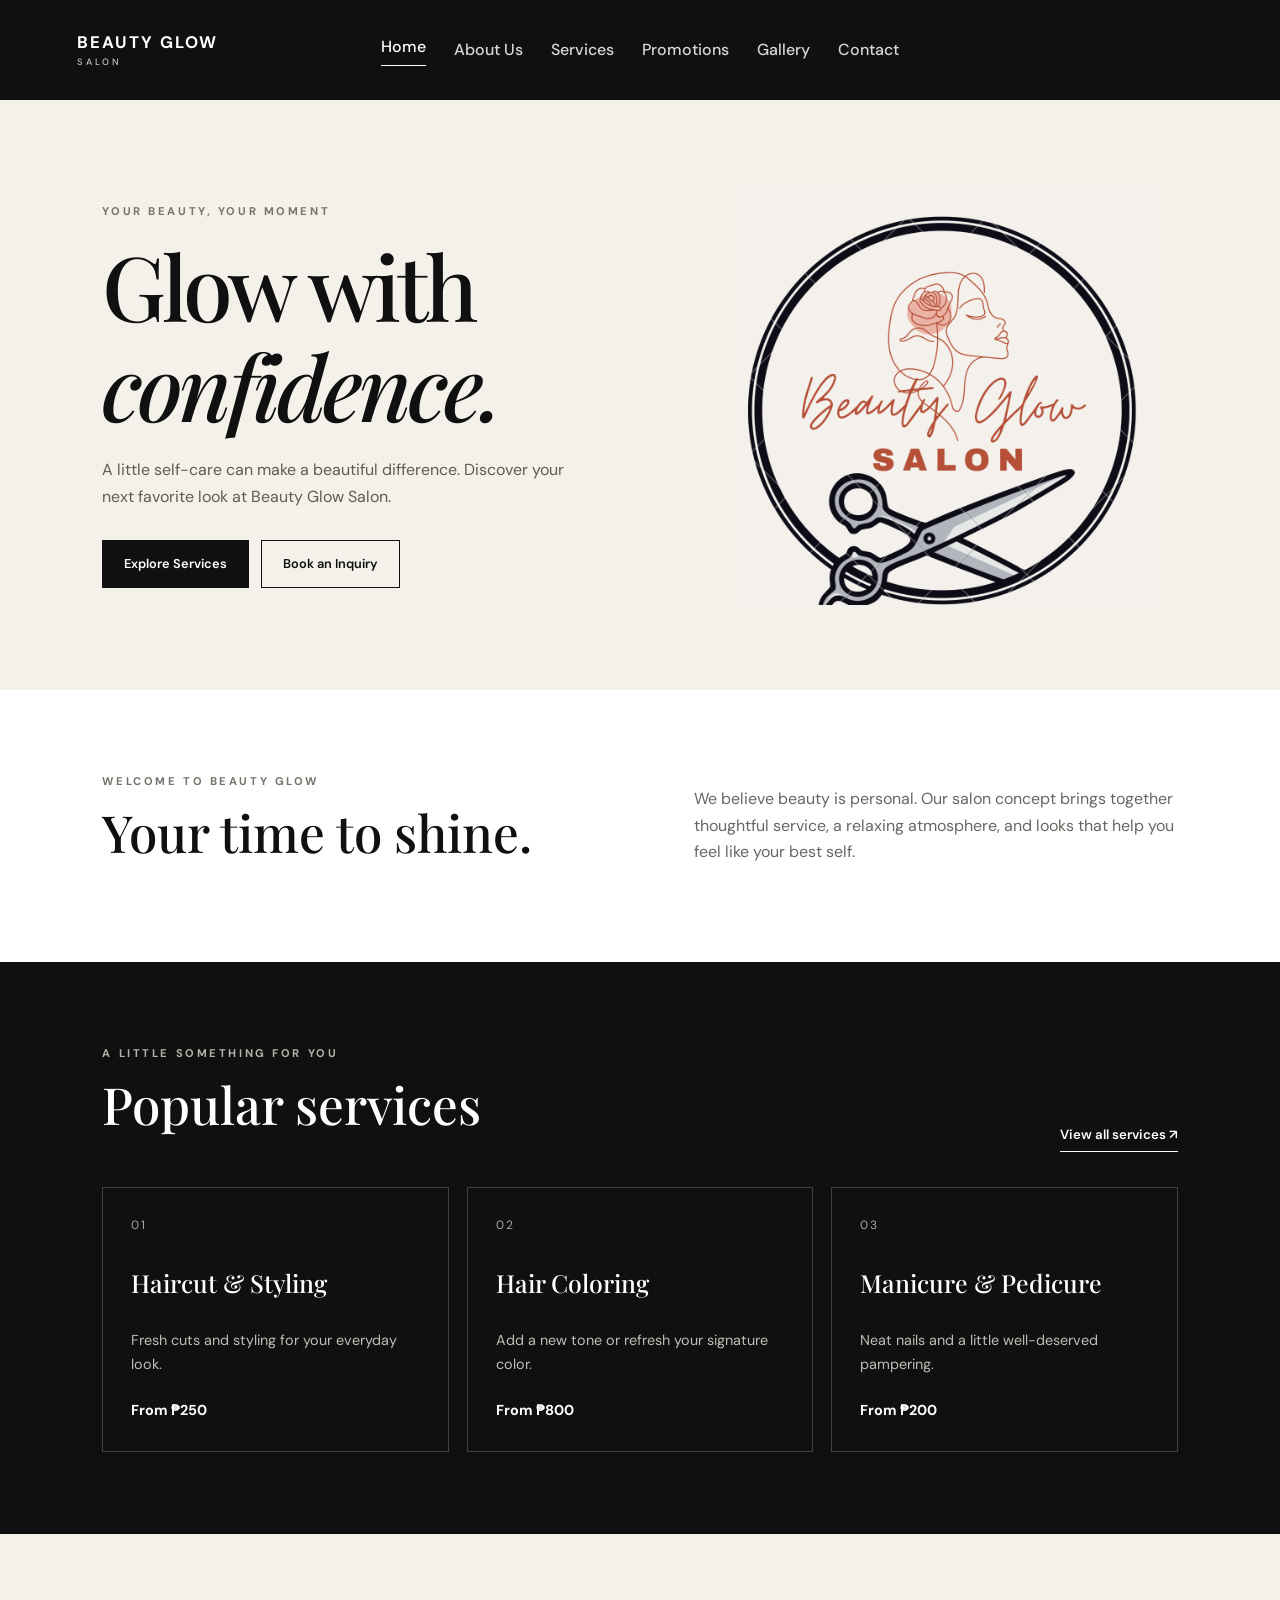
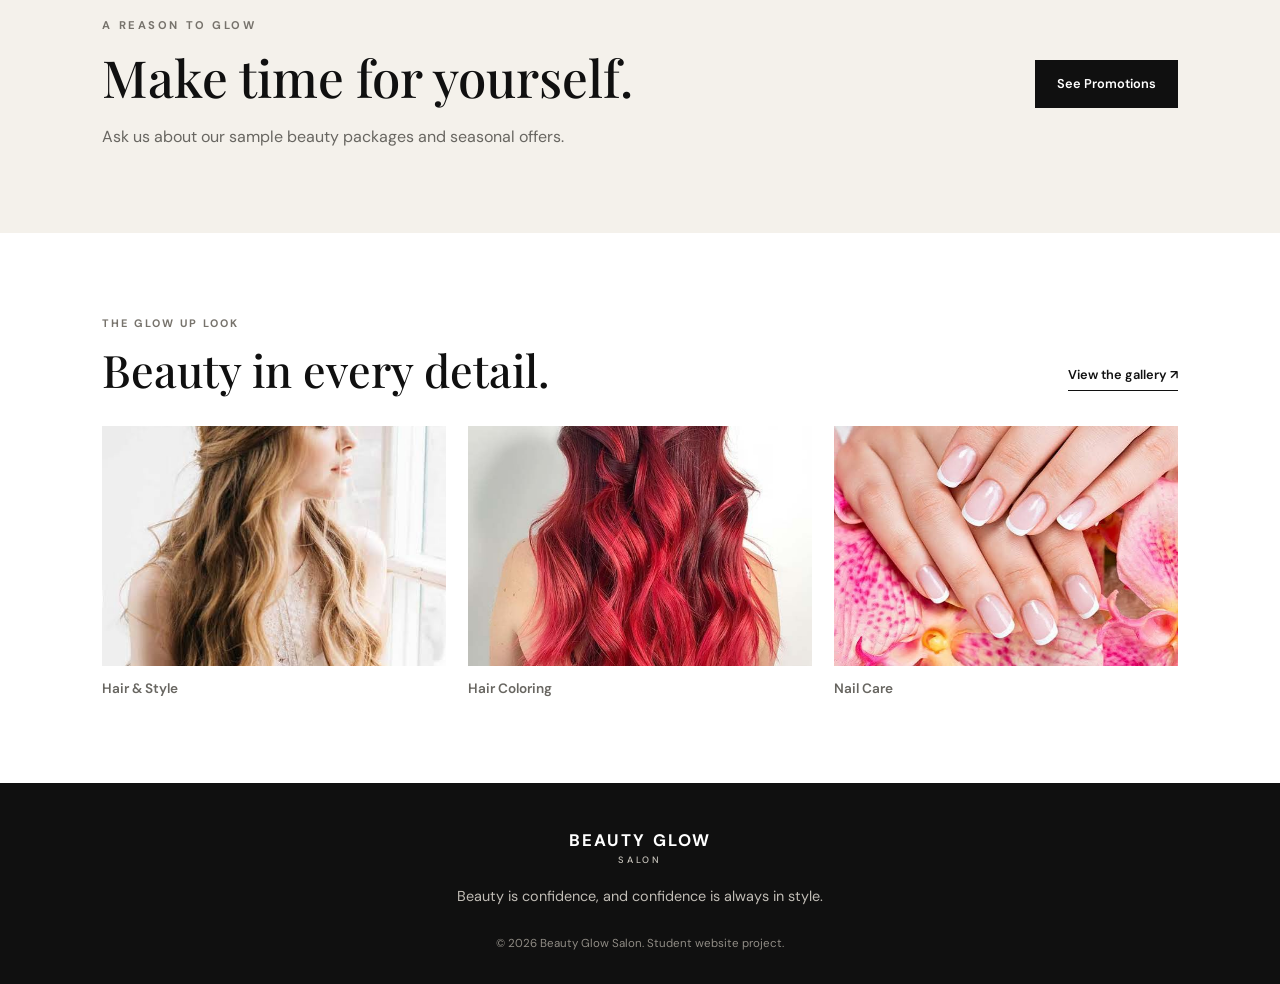
<file: index.html>
<!DOCTYPE html>
<html lang="en">

<head>
  <meta charset="UTF-8">
  <meta name="viewport" content="width=device-width, initial-scale=1.0">

  <title>Beauty Glow Salon | Home</title>

  <link rel="stylesheet" href="style.css">
</head>

<body>

  <!-- HEADER -->
  <header class="site-header">

    <a class="logo" href="index.html">
      BEAUTY GLOW <span>SALON</span>
    </a>

    <nav aria-label="Main navigation">
      <a class="active" href="index.html">Home</a>
      <a href="about.html">About Us</a>
      <a href="services.html">Services</a>
      <a href="promotions.html">Promotions</a>
      <a href="gallery.html">Gallery</a>
      <a href="contact.html">Contact</a>
    </nav>

  </header>


  <main>

    <!-- HERO SECTION -->
    <section class="hero">

      <div class="hero-content">

        <p class="eyebrow">YOUR BEAUTY, YOUR MOMENT</p>

        <h1>
          Glow with<br>
          <span>confidence.</span>
        </h1>

        <p class="hero-copy">
          A little self-care can make a beautiful difference.
          Discover your next favorite look at Beauty Glow Salon.
        </p>

        <div class="button-row">

          <a class="button button-light" href="services.html">
            Explore Services
          </a>

          <a class="button button-outline" href="contact.html">
            Book an Inquiry
          </a>

        </div>

      </div>

      <div class="hero-art">

        <img
          src="images/beautyglowsalon.jpg"
          alt="Beauty Glow Salon"
        >

      </div>

    </section>


    <!-- INTRODUCTION SECTION -->
    <section class="section intro-grid">

      <div>

        <p class="eyebrow">WELCOME TO BEAUTY GLOW</p>

        <h2>Your time to shine.</h2>

      </div>

      <p>
        We believe beauty is personal. Our salon concept brings
        together thoughtful service, a relaxing atmosphere, and
        looks that help you feel like your best self.
      </p>

    </section>


    <!-- POPULAR SERVICES SECTION -->
    <section class="section dark-section">

      <div class="section-heading">

        <div>

          <p class="eyebrow">A LITTLE SOMETHING FOR YOU</p>

          <h2>Popular services</h2>

        </div>

        <a class="text-link" href="services.html">
          View all services ↗
        </a>

      </div>


      <div class="card-grid three">

        <article class="service-card">

          <span class="card-number">01</span>

          <h3>Haircut &amp; Styling</h3>

          <p>
            Fresh cuts and styling for your everyday look.
          </p>

          <strong>From ₱250</strong>

        </article>


        <article class="service-card">

          <span class="card-number">02</span>

          <h3>Hair Coloring</h3>

          <p>
            Add a new tone or refresh your signature color.
          </p>

          <strong>From ₱800</strong>

        </article>


        <article class="service-card">

          <span class="card-number">03</span>

          <h3>Manicure &amp; Pedicure</h3>

          <p>
            Neat nails and a little well-deserved pampering.
          </p>

          <strong>From ₱200</strong>

        </article>

      </div>

    </section>


    <!-- PROMOTIONS SECTION -->
    <section class="section promo-strip">

      <div>

        <p class="eyebrow">A REASON TO GLOW</p>

        <h2>Make time for yourself.</h2>

        <p>
          Ask us about our sample beauty packages and seasonal offers.
        </p>

      </div>

      <a class="button button-light" href="promotions.html">
        See Promotions
      </a>

    </section>


    <!-- GALLERY PREVIEW SECTION -->
    <section class="section gallery-strip">

      <div class="gallery-strip-heading">

        <div>

          <p class="eyebrow">THE GLOW UP LOOK</p>

          <h2>Beauty in every detail.</h2>

        </div>

        <a class="text-link" href="gallery.html">
          View the gallery ↗
        </a>

      </div>


      <div class="gallery-strip-grid">

        <figure class="gallery-preview">

          <img
            src="images/hair.jpg"
            alt="Haircut and hairstyling"
          >

          <figcaption>Hair &amp; Style</figcaption>

        </figure>


        <figure class="gallery-preview">

          <img
            src="images/hair coloring.jpg"
            alt="Hair coloring inspiration"
          >

          <figcaption>Hair Coloring</figcaption>

        </figure>


        <figure class="gallery-preview">

          <img
            src="images/nailcare.jpg"
            alt="Nail care and manicure"
          >

          <figcaption>Nail Care</figcaption>

        </figure>

      </div>

    </section>

  </main>


  <!-- FOOTER -->
  <footer class="site-footer">

    <a class="logo" href="index.html">
      BEAUTY GLOW <span>SALON</span>
    </a>

    <p>
      Beauty is confidence, and confidence is always in style.
    </p>

    <small>
      © 2026 Beauty Glow Salon. Student website project.
    </small>

  </footer>

</body>

</html>
</file>
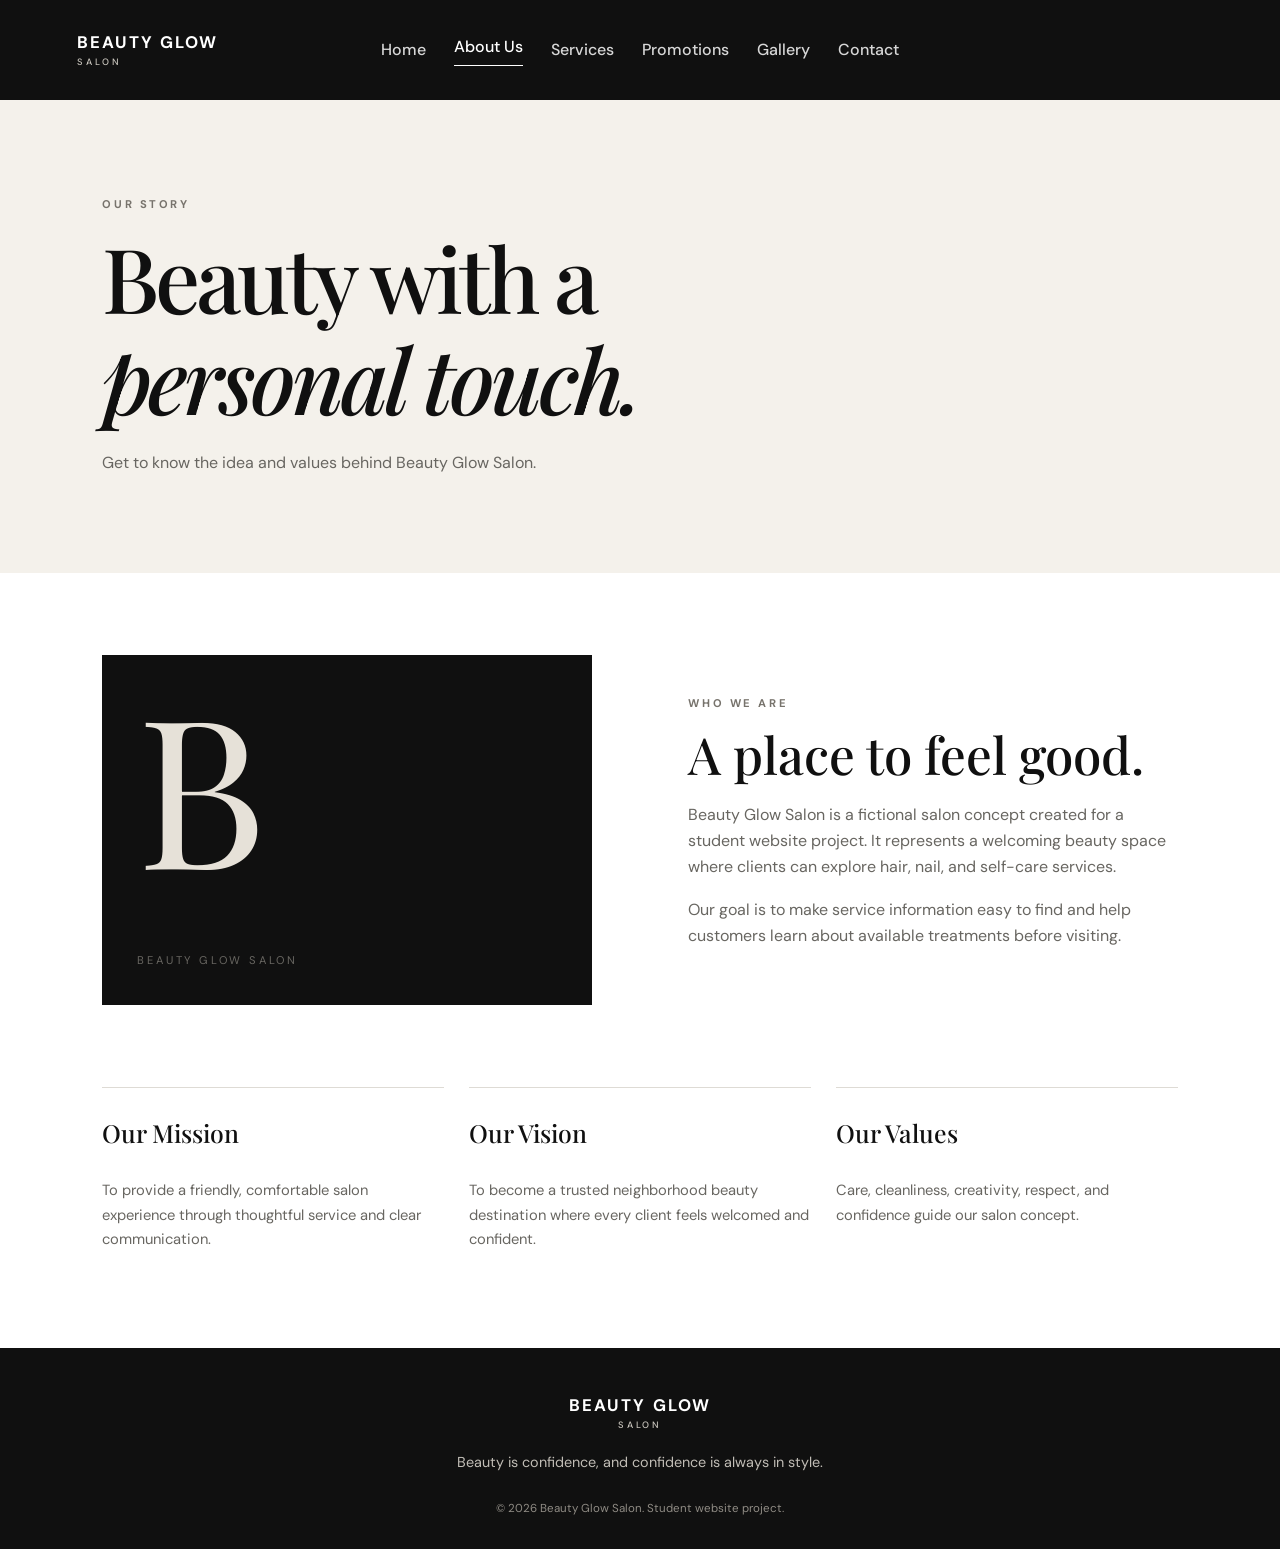
<file: about.html>
<!DOCTYPE html>
<html lang="en">
<head>
  <meta charset="UTF-8"><meta name="viewport" content="width=device-width, initial-scale=1.0">
  <title>About Us | Beauty Glow Salon</title><link rel="stylesheet" href="style.css">
</head>
<body>
  <header class="site-header"><a class="logo" href="index.html">BEAUTY GLOW <span>SALON</span></a><nav aria-label="Main navigation"><a href="index.html">Home</a><a class="active" href="about.html">About Us</a><a href="services.html">Services</a><a href="promotions.html">Promotions</a><a href="gallery.html">Gallery</a><a href="contact.html">Contact</a></nav></header>
  <main>
    <section class="page-hero"><p class="eyebrow">OUR STORY</p><h1>Beauty with a<br><span>personal touch.</span></h1><p>Get to know the idea and values behind Beauty Glow Salon.</p></section>
    <section class="section split-layout"><div class="feature-panel"><span class="big-letter">B</span><p>BEAUTY GLOW SALON</p></div><div><p class="eyebrow">WHO WE ARE</p><h2>A place to feel good.</h2><p>Beauty Glow Salon is a fictional salon concept created for a student website project. It represents a welcoming beauty space where clients can explore hair, nail, and self-care services.</p><p>Our goal is to make service information easy to find and help customers learn about available treatments before visiting.</p></div></section>
    <section class="section values-grid"><article><h3>Our Mission</h3><p>To provide a friendly, comfortable salon experience through thoughtful service and clear communication.</p></article><article><h3>Our Vision</h3><p>To become a trusted neighborhood beauty destination where every client feels welcomed and confident.</p></article><article><h3>Our Values</h3><p>Care, cleanliness, creativity, respect, and confidence guide our salon concept.</p></article></section>
  </main>
  <footer class="site-footer"><a class="logo" href="index.html">BEAUTY GLOW <span>SALON</span></a><p>Beauty is confidence, and confidence is always in style.</p><small>© 2026 Beauty Glow Salon. Student website project.</small></footer>
</body>
</html>
</file>
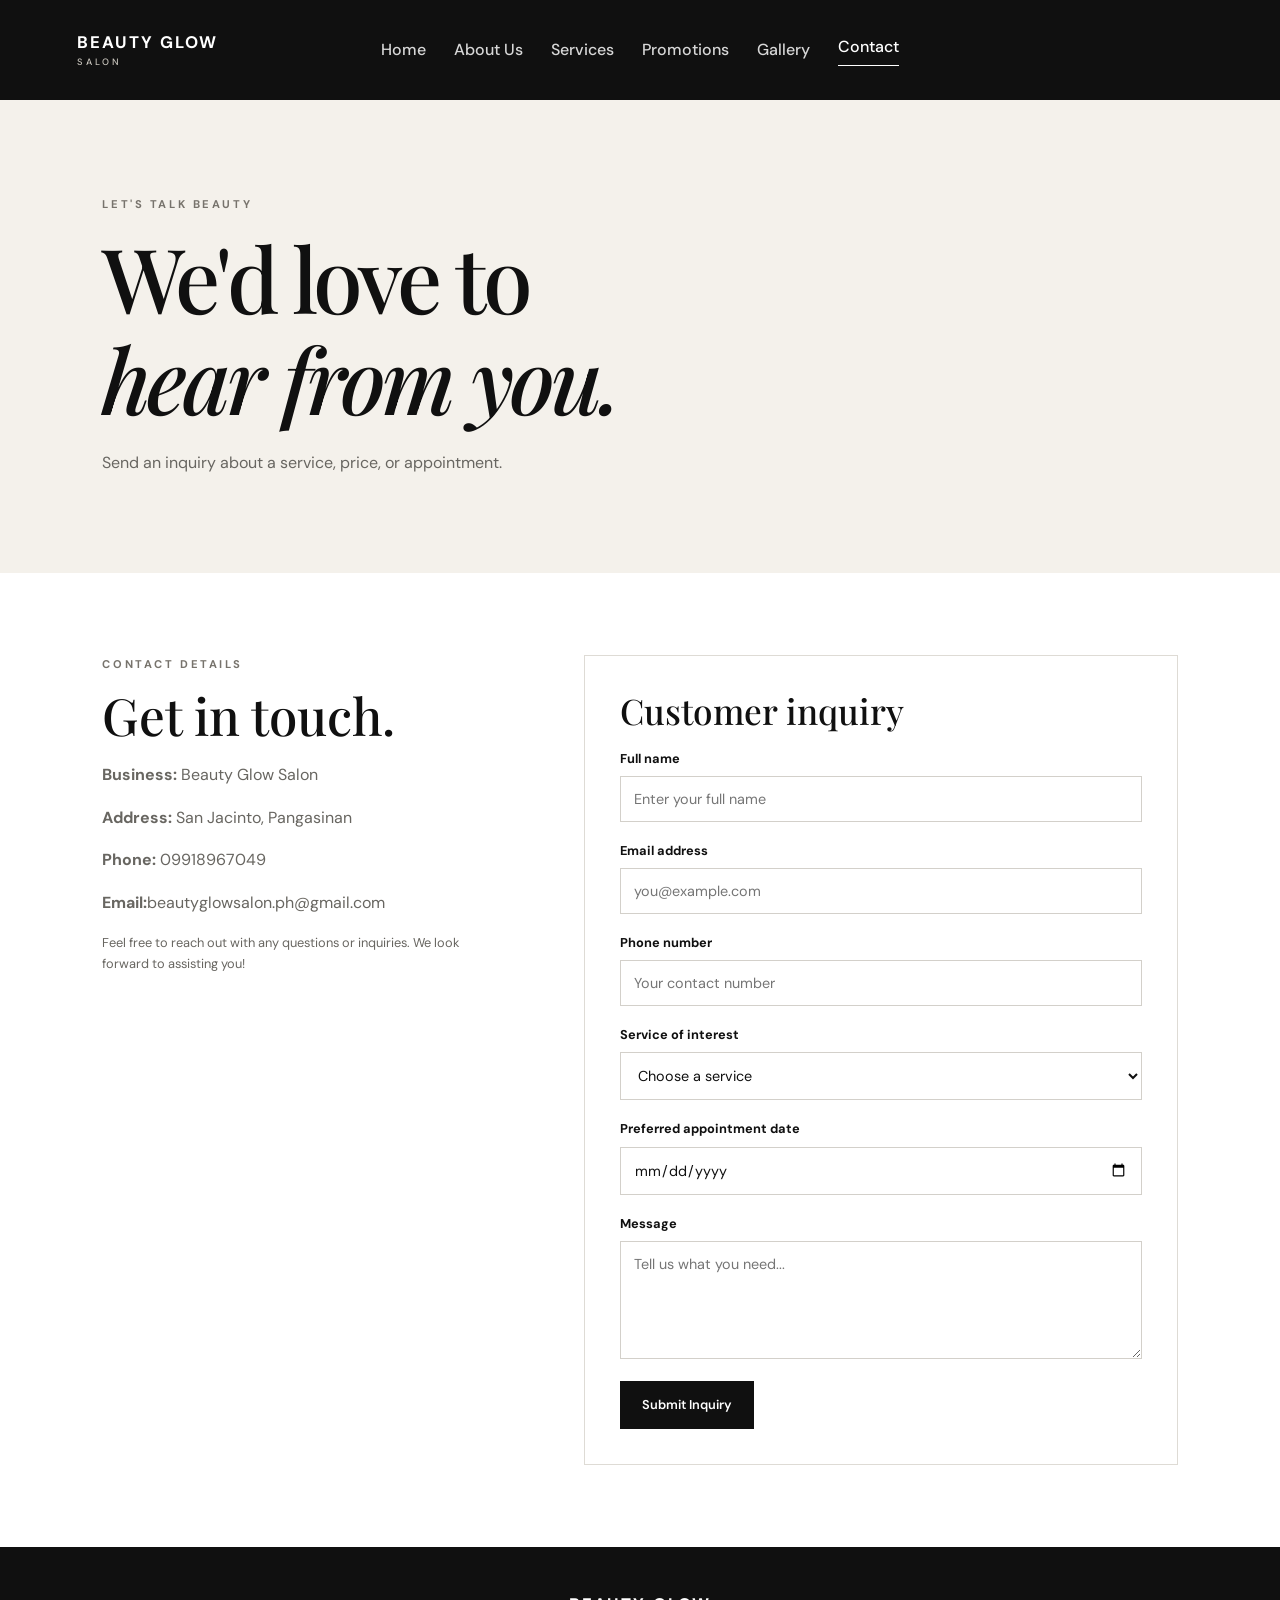
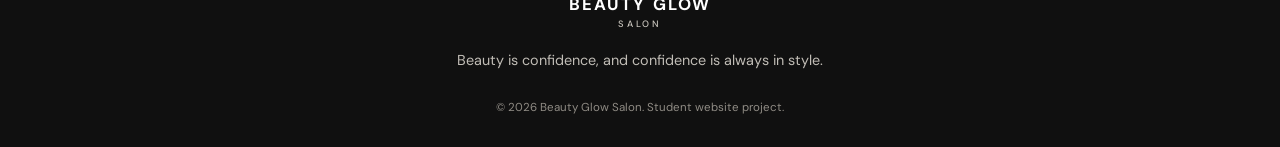
<file: contact.html>
<!DOCTYPE html>
<html lang="en">
<head>
  <meta charset="UTF-8"><meta name="viewport" content="width=device-width, initial-scale=1.0">
  <title>Contact Us | Beauty Glow Salon</title><link rel="stylesheet" href="style.css">
</head>
<body>
  <header class="site-header"><a class="logo" href="index.html">BEAUTY GLOW <span>SALON</span></a><nav aria-label="Main navigation"><a href="index.html">Home</a><a href="about.html">About Us</a><a href="services.html">Services</a><a href="promotions.html">Promotions</a><a href="gallery.html">Gallery</a><a class="active" href="contact.html">Contact</a></nav></header>
  <main>
    <section class="page-hero"><p class="eyebrow">LET'S TALK BEAUTY</p><h1>We'd love to<br><span>hear from you.</span></h1><p>Send an inquiry about a service, price, or appointment.</p></section>
    <section class="section contact-layout">
      <div class="contact-info"><p class="eyebrow">CONTACT DETAILS</p><h2>Get in touch.</h2><p><strong>Business:</strong> Beauty Glow Salon</p><p><strong>Address:</strong> San Jacinto, Pangasinan</p><p><strong>Phone:</strong> 09918967049</p><p><strong>Email:</strong>beautyglowsalon.ph@gmail.com</p><p class="note">Feel free to reach out with any questions or inquiries. We look forward to assisting you!</p></div>
      <form class="inquiry-form" action="#" method="get">
        <h2>Customer inquiry</h2>
        <label for="fullname">Full name</label><input id="fullname" name="fullname" type="text" placeholder="Enter your full name" required>
        <label for="email">Email address</label><input id="email" name="email" type="email" placeholder="you@example.com" required>
        <label for="phone">Phone number</label><input id="phone" name="phone" type="tel" placeholder="Your contact number">
        <label for="service">Service of interest</label><select id="service" name="service" required><option value="">Choose a service</option><option>Haircut & Styling</option><option>Hair Coloring</option><option>Hair Treatment</option><option>Hair Rebonding</option><option>Manicure</option><option>Pedicure</option><option>Makeup</option><option>Eyebrow Shaping</option><option>Other</option></select>
        <label for="date">Preferred appointment date</label><input id="date" name="date" type="date">
        <label for="message">Message</label><textarea id="message" name="message" rows="5" placeholder="Tell us what you need..." required></textarea>
        <button class="button button-dark" type="submit">Submit Inquiry </button>
      </form>
    </section>
  </main>
  <footer class="site-footer"><a class="logo" href="index.html">BEAUTY GLOW <span>SALON</span></a><p>Beauty is confidence, and confidence is always in style.</p><small>© 2026 Beauty Glow Salon. Student website project.</small></footer>
</body>
</html>
</file>
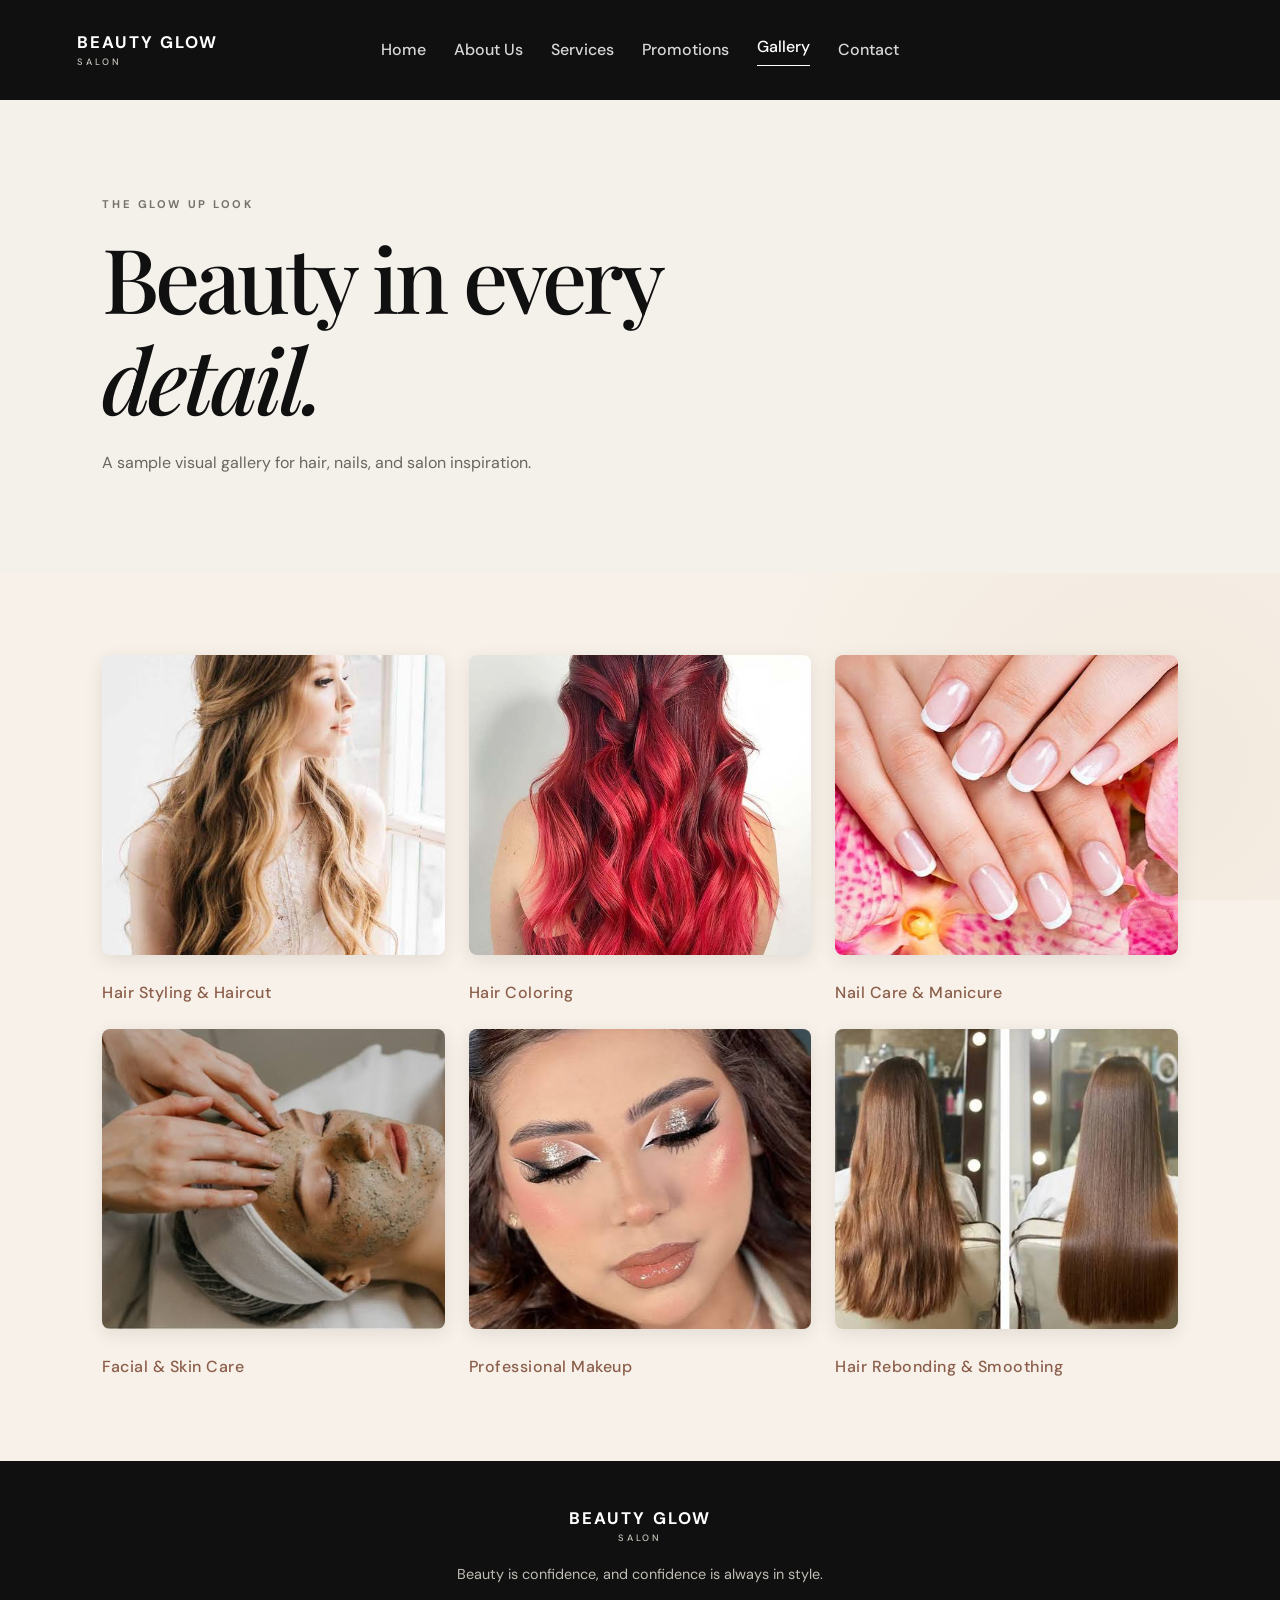
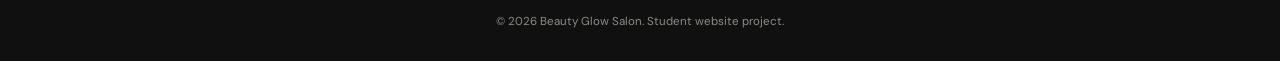
<file: gallery.html>
<!DOCTYPE html>
<html lang="en">

<head>
  <meta charset="UTF-8">
  <meta name="viewport" content="width=device-width, initial-scale=1.0">
  <title>Gallery | Beauty Glow Salon</title>
  <link rel="stylesheet" href="style.css">
</head>

<body>

  <header class="site-header">
    <a class="logo" href="index.html">BEAUTY GLOW <span>SALON</span></a>

    <nav aria-label="Main navigation">
      <a href="index.html">Home</a>
      <a href="about.html">About Us</a>
      <a href="services.html">Services</a>
      <a href="promotions.html">Promotions</a>
      <a class="active" href="gallery.html">Gallery</a>
      <a href="contact.html">Contact</a>
    </nav>
  </header>

  <main>

    <section class="page-hero">
      <p class="eyebrow">THE GLOW UP LOOK</p>
      <h1>Beauty in every<br><span>detail.</span></h1>
      <p>A sample visual gallery for hair, nails, and salon inspiration.</p>
    </section>

    <section class="section gallery-grid">

    <figure class="gallery-item gallery-one">
        <img src="images/hair.jpg" alt="Hair Styling and Haircut">
        <figcaption>Hair Styling &amp; Haircut</figcaption>
    </figure>

    <figure class="gallery-item gallery-two">
        <img src="images/hair coloring.jpg" alt="Hair Coloring">
        <figcaption>Hair Coloring</figcaption>
    </figure>

    <figure class="gallery-item gallery-three">
        <img src="images/nailcare.jpg" alt="Nail Care and Manicure">
        <figcaption>Nail Care &amp; Manicure</figcaption>
    </figure>

    <figure class="gallery-item gallery-four">
        <img src="images/selfcare.jpg" alt="Facial and Skin Care">
        <figcaption>Facial &amp; Skin Care</figcaption>
    </figure>

    <figure class="gallery-item gallery-five">
        <img src="images/makeup.jpg" alt="Professional Makeup">
        <figcaption>Professional Makeup</figcaption>
    </figure>

    <figure class="gallery-item gallery-six">
        <img src="images/hairtreatment.jpg" alt="Hair Rebonding and Smoothing">
        <figcaption>Hair Rebonding &amp; Smoothing</figcaption>
    </figure>

</section>

  </main>

  <footer class="site-footer">
    <a class="logo" href="index.html">BEAUTY GLOW <span>SALON</span></a>
    <p>Beauty is confidence, and confidence is always in style.</p>
    <small>© 2026 Beauty Glow Salon. Student website project.</small>
  </footer>

</body>
</html>
</file>
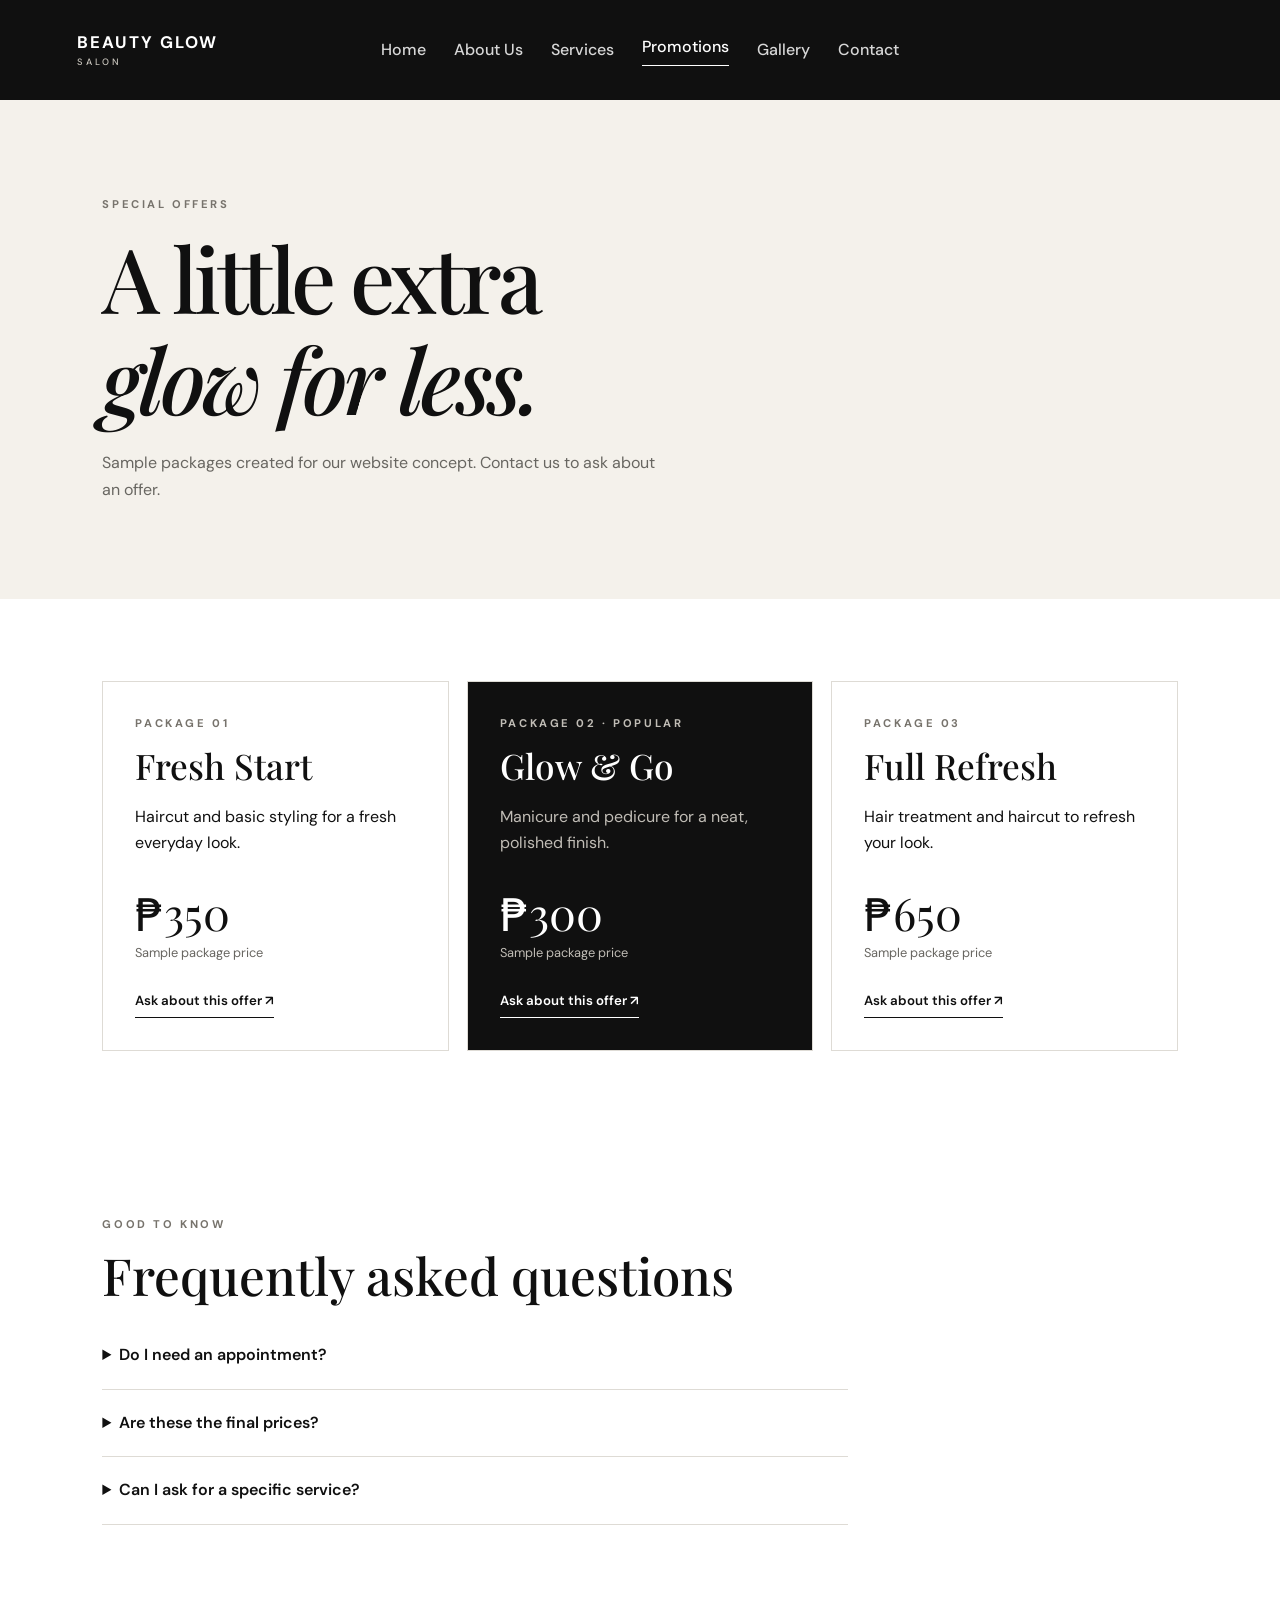
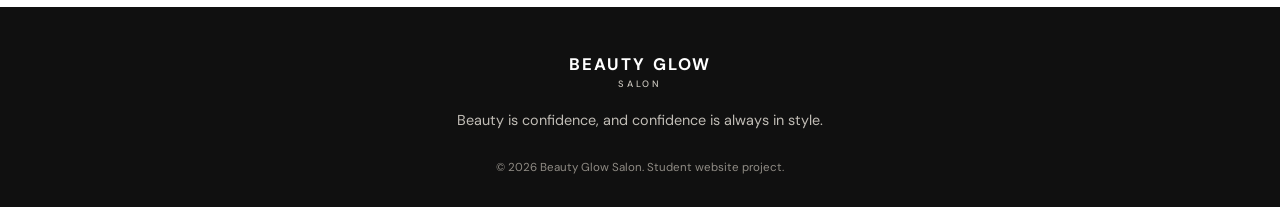
<file: promotions.html>
<!DOCTYPE html>
<html lang="en">
<head>
  <meta charset="UTF-8"><meta name="viewport" content="width=device-width, initial-scale=1.0">
  <title>Promotions | Beauty Glow Salon</title><link rel="stylesheet" href="style.css">
</head>
<body>
  <header class="site-header"><a class="logo" href="index.html">BEAUTY GLOW <span>SALON</span></a><nav aria-label="Main navigation"><a href="index.html">Home</a><a href="about.html">About Us</a><a href="services.html">Services</a><a class="active" href="promotions.html">Promotions</a><a href="gallery.html">Gallery</a><a href="contact.html">Contact</a></nav></header>
  <main>
    <section class="page-hero"><p class="eyebrow">SPECIAL OFFERS</p><h1>A little extra<br><span>glow for less.</span></h1><p>Sample packages created for our website concept. Contact us to ask about an offer.</p></section>
    <section class="section card-grid three">
      <article class="offer-card"><p class="eyebrow">PACKAGE 01</p><h2>Fresh Start</h2><p>Haircut and basic styling for a fresh everyday look.</p><div class="offer-price">₱350</div><p class="fine-print">Sample package price</p><a class="text-link" href="contact.html">Ask about this offer ↗</a></article>
      <article class="offer-card featured"><p class="eyebrow">PACKAGE 02 · POPULAR</p><h2>Glow & Go</h2><p>Manicure and pedicure for a neat, polished finish.</p><div class="offer-price">₱300</div><p class="fine-print">Sample package price</p><a class="text-link" href="contact.html">Ask about this offer ↗</a></article>
      <article class="offer-card"><p class="eyebrow">PACKAGE 03</p><h2>Full Refresh</h2><p>Hair treatment and haircut to refresh your look.</p><div class="offer-price">₱650</div><p class="fine-print">Sample package price</p><a class="text-link" href="contact.html">Ask about this offer ↗</a></article>
    </section>
    <section class="section faq"><p class="eyebrow">GOOD TO KNOW</p><h2>Frequently asked questions</h2><details><summary>Do I need an appointment?</summary><p>We recommend contacting the salon first to ask about availability.</p></details><details><summary>Are these the final prices?</summary><p>No, those are not the final prices.</p></details><details><summary>Can I ask for a specific service?</summary><p>Yes. Use the inquiry form on the Contact page to describe the service you want.</p></details></section>
  </main>
  <footer class="site-footer"><a class="logo" href="index.html">BEAUTY GLOW <span>SALON</span></a><p>Beauty is confidence, and confidence is always in style.</p><small>© 2026 Beauty Glow Salon. Student website project.</small></footer>
</body>
</html>
</file>
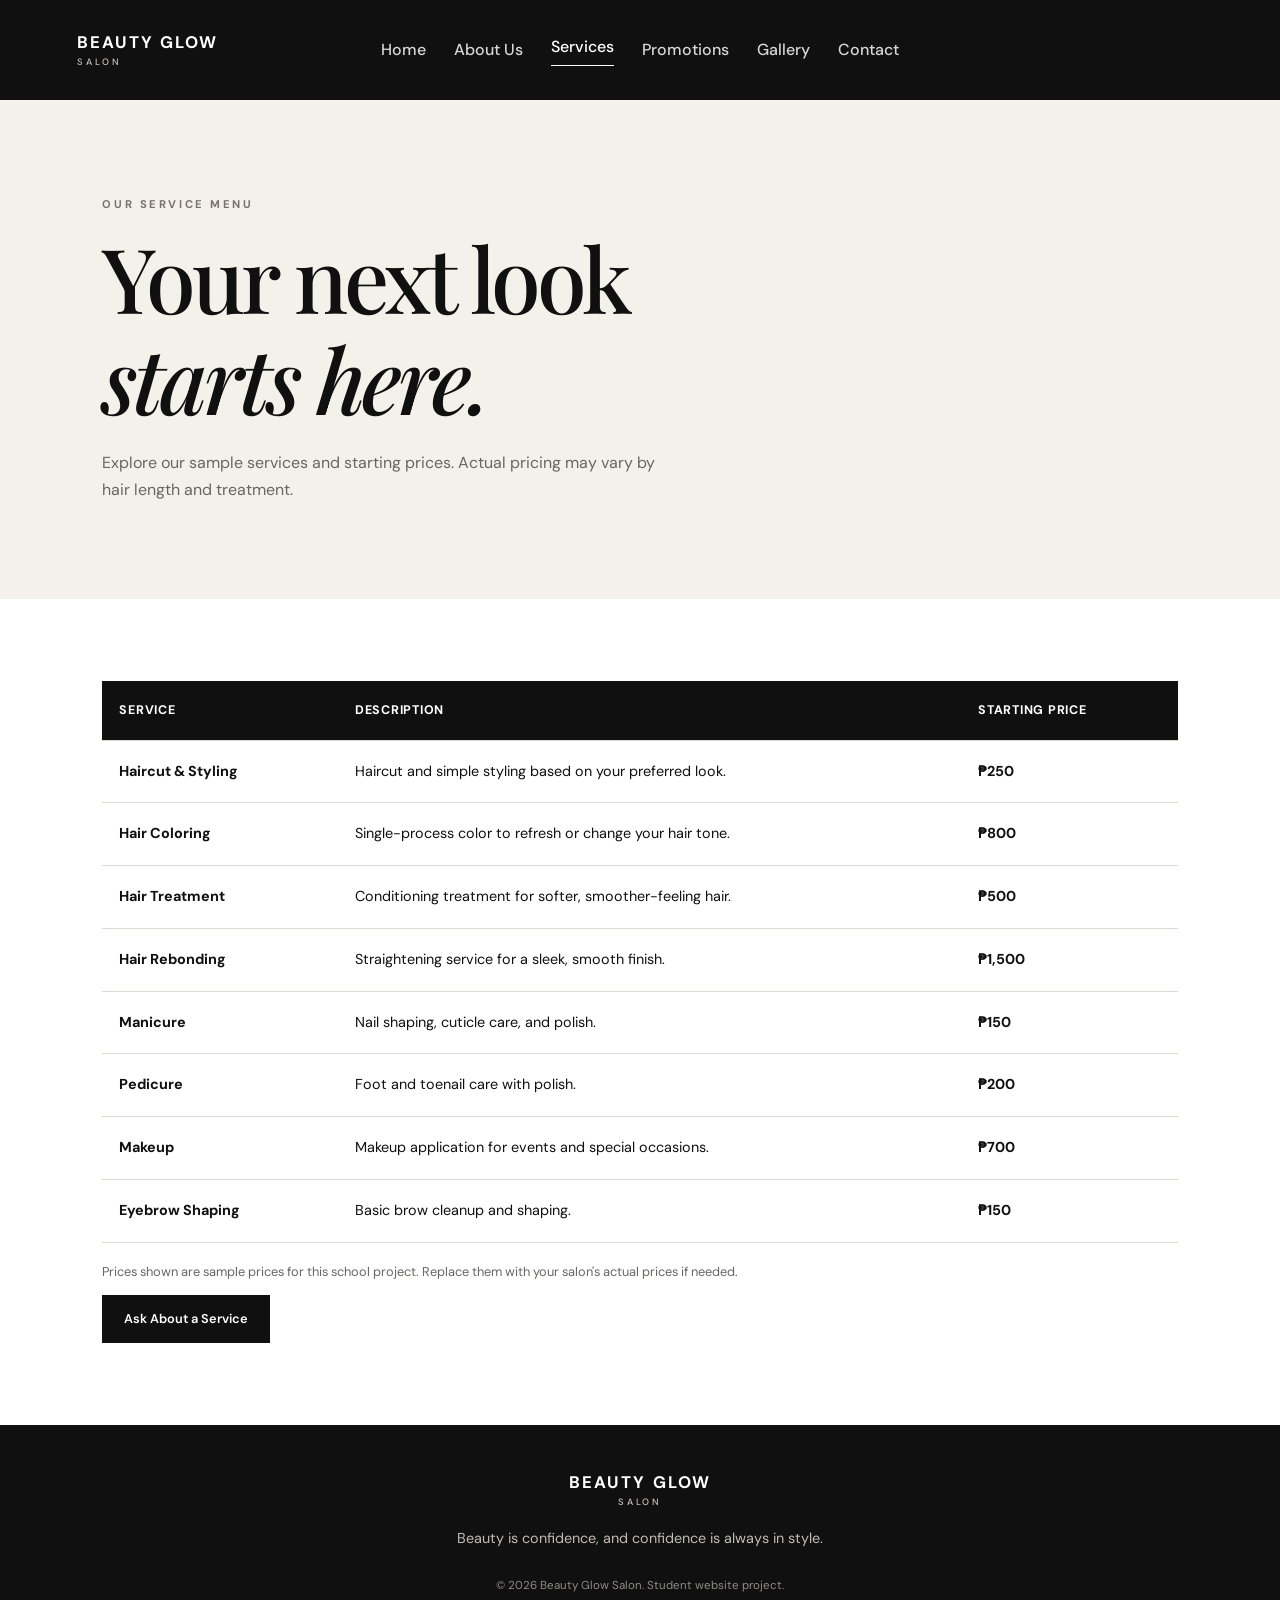
<file: services.html>
<!DOCTYPE html>
<html lang="en">
<head>
  <meta charset="UTF-8"><meta name="viewport" content="width=device-width, initial-scale=1.0">
  <title>Services | Beauty Glow Salon</title><link rel="stylesheet" href="style.css">
</head>
<body>
  <header class="site-header"><a class="logo" href="index.html">BEAUTY GLOW <span>SALON</span></a><nav aria-label="Main navigation"><a href="index.html">Home</a><a href="about.html">About Us</a><a class="active" href="services.html">Services</a><a href="promotions.html">Promotions</a><a href="gallery.html">Gallery</a><a href="contact.html">Contact</a></nav></header>
  <main>
    <section class="page-hero"><p class="eyebrow">OUR SERVICE MENU</p><h1>Your next look<br><span>starts here.</span></h1><p>Explore our sample services and starting prices. Actual pricing may vary by hair length and treatment.</p></section>
    <section class="section"><div class="table-wrap"><table><thead><tr><th>Service</th><th>Description</th><th>Starting Price</th></tr></thead><tbody>
      <tr><td>Haircut & Styling</td><td>Haircut and simple styling based on your preferred look.</td><td>₱250</td></tr>
      <tr><td>Hair Coloring</td><td>Single-process color to refresh or change your hair tone.</td><td>₱800</td></tr>
      <tr><td>Hair Treatment</td><td>Conditioning treatment for softer, smoother-feeling hair.</td><td>₱500</td></tr>
      <tr><td>Hair Rebonding</td><td>Straightening service for a sleek, smooth finish.</td><td>₱1,500</td></tr>
      <tr><td>Manicure</td><td>Nail shaping, cuticle care, and polish.</td><td>₱150</td></tr>
      <tr><td>Pedicure</td><td>Foot and toenail care with polish.</td><td>₱200</td></tr>
      <tr><td>Makeup</td><td>Makeup application for events and special occasions.</td><td>₱700</td></tr>
      <tr><td>Eyebrow Shaping</td><td>Basic brow cleanup and shaping.</td><td>₱150</td></tr>
    </tbody></table></div><p class="note">Prices shown are sample prices for this school project. Replace them with your salon's actual prices if needed.</p><a class="button button-dark" href="contact.html">Ask About a Service</a></section>
  </main>
  <footer class="site-footer"><a class="logo" href="index.html">BEAUTY GLOW <span>SALON</span></a><p>Beauty is confidence, and confidence is always in style.</p><small>© 2026 Beauty Glow Salon. Student website project.</small></footer>
</body>
</html>
</file>
<file: style.css>
@import url('https://fonts.googleapis.com/css2?family=DM+Sans:wght@400;500;600;700&family=Playfair+Display:wght@400;500;600;700&display=swap');

:root {
  --black: #101010;
  --charcoal: #1c1c1c;
  --white: #ffffff;
  --cream: #f4f1eb;
  --gray: #aaa7a1;
  --line: #dedbd5;
  --muted: #686661;
  --serif: 'Playfair Display', Georgia, serif;
  --sans: 'DM Sans', Arial, sans-serif;
}

* {
  box-sizing: border-box;
}

html {
  scroll-behavior: smooth;
}

body {
  margin: 0;
  color: var(--black);
  background: var(--white);
  font-family: var(--sans);
  line-height: 1.65;
}

a {
  color: inherit;
  text-decoration: none;
}

/* =========================
   HEADER
========================= */

.site-header {
  position: relative;
  min-height: 100px;
  padding: 20px 6%;
  display: flex;
  align-items: center;
  justify-content: space-between;
  gap: 28px;
  background: var(--black);
  color: var(--white);
}

/* LOGO */

.logo {
  display: inline-flex;
  flex-direction: column;
  font-weight: 700;
  font-size: 1.05rem;
  line-height: 1.1;
  letter-spacing: 0.12em;
  white-space: nowrap;
}

.logo span {
  margin-top: 6px;
  font-size: 0.58rem;
  font-weight: 500;
  letter-spacing: 0.32em;
  color: #c9c5bd;
}

/* CENTERED NAVIGATION */

nav {
  position: absolute;
  left: 50%;
  transform: translateX(-50%);
  display: flex;
  flex-wrap: wrap;
  justify-content: center;
  align-items: center;
  gap: 10px 28px;
}

nav a {
  color: #d7d7d7;
  font-size: 1rem;
  font-weight: 500;
  transition: color 0.2s ease;
  white-space: nowrap;
}

nav a:hover,
nav a.active {
  color: var(--white);
}

nav a.active {
  border-bottom: 1px solid var(--white);
  padding-bottom: 5px;
}

/* =========================
   HERO SECTION
========================= */

.hero {
  min-height: 590px;
  padding: 80px 8%;
  display: grid;
  grid-template-columns: 1.1fr 0.9fr;
  align-items: center;
  gap: 5%;
  background: var(--cream);
  overflow: hidden;
}

.hero-content {
  max-width: 610px;
}

.eyebrow {
  margin: 0 0 14px;
  font-size: 0.7rem;
  font-weight: 700;
  letter-spacing: 0.23em;
  text-transform: uppercase;
  color: #77736c;
}

h1,
h2,
h3,
p {
  margin-top: 0;
}

h1,
h2 {
  font-family: var(--serif);
  font-weight: 500;
  line-height: 1.12;
}

h1 {
  margin-bottom: 22px;
  font-size: clamp(3.5rem, 7vw, 6.4rem);
  letter-spacing: -0.045em;
}

h1 span,
.page-hero h1 span {
  font-style: italic;
}

.hero-copy {
  max-width: 470px;
  color: #5f5b55;
}

.button-row {
  display: flex;
  flex-wrap: wrap;
  gap: 12px;
  margin-top: 30px;
}

.button {
  display: inline-flex;
  align-items: center;
  justify-content: center;
  border: 1px solid var(--black);
  padding: 13px 21px;
  min-height: 48px;
  font: 600 0.8rem var(--sans);
  cursor: pointer;
  transition: transform 0.2s ease, background 0.2s ease;
}

.button:hover {
  transform: translateY(-2px);
}

.button-light {
  background: var(--black);
  color: var(--white);
}

.button-dark {
  background: var(--black);
  color: var(--white);
}

.button-outline {
  background: transparent;
  color: var(--black);
}

/* HERO ART - REMOVE BLACK BARS */

.hero-art {
  position: relative;
  min-height: 390px;
  background: transparent;
  overflow: hidden;
  display: grid;
  place-items: center;
}

.art-circle {
  width: min(40%, 180px);
  aspect-ratio: 1;
  border: 1px solid #aaa69e;
  border-radius: 50%;
  position: absolute;
}

.art-circle::before,
.art-circle::after {
  content: '';
  position: absolute;
  border: 1px solid #77736c;
  border-radius: 50%;
  inset: 12%;
}

.art-circle::after {
  inset: 25%;
  background: #e9e5dc;
}

.art-line {
  position: absolute;
  width: 1px;
  height: 120%;
  background: #77736c;
  transform: rotate(38deg);
}

.art-caption {
  position: relative;
  z-index: 1;
  margin-top: 200px;
  margin-left: 120px;
  color: white;
  font-size: 0.65rem;
  letter-spacing: 0.28em;
  line-height: 1.8;
}

/* SALON LOGO SIZE */

.hero img {
  display: block;
  width: 100%;
  max-width: 420px;
  max-height: 420px;
  height: auto;
  object-fit: contain;
  margin-inline: auto;
}

/* =========================
   GENERAL SECTIONS
========================= */

.section {
  padding: 82px 8%;
}

.intro-grid {
  display: grid;
  grid-template-columns: 1fr 1fr;
  align-items: center;
  gap: 10%;
}

h2 {
  font-size: clamp(2.2rem, 4vw, 3.5rem);
  margin-bottom: 18px;
}

.intro-grid > p {
  max-width: 570px;
  color: var(--muted);
  margin-bottom: 0;
}

.dark-section {
  background: var(--black);
  color: var(--white);
}

.section-heading {
  display: flex;
  align-items: end;
  justify-content: space-between;
  gap: 24px;
  margin-bottom: 35px;
}

.dark-section .eyebrow {
  color: #b7b2a9;
}

.text-link {
  display: inline-block;
  font-size: 0.83rem;
  font-weight: 600;
  border-bottom: 1px solid currentColor;
  padding-bottom: 5px;
}

/* =========================
   SERVICE CARDS
========================= */

.card-grid {
  display: grid;
  gap: 18px;
}

.card-grid.three {
  grid-template-columns: repeat(3, minmax(0, 1fr));
}

.service-card {
  padding: 28px;
  border: 1px solid #424242;
  min-height: 230px;
}

.card-number {
  display: block;
  margin-bottom: 28px;
  font-size: 0.75rem;
  color: #aaa69e;
  letter-spacing: 0.15em;
}

.service-card h3,
.values-grid h3 {
  font-family: var(--serif);
  font-size: 1.55rem;
  font-weight: 500;
}

.service-card p {
  color: #c1bdb6;
  font-size: 0.9rem;
}

.service-card strong {
  display: inline-block;
  margin-top: 8px;
  font-size: 0.9rem;
}

/* =========================
   PROMOTIONS
========================= */

.promo-strip {
  display: flex;
  align-items: center;
  justify-content: space-between;
  gap: 30px;
  background: var(--cream);
}

.promo-strip p:not(.eyebrow) {
  margin-bottom: 0;
  color: var(--muted);
}

/* =========================
   FOOTER
========================= */

.site-footer {
  padding: 45px 8% 28px;
  background: var(--black);
  color: var(--white);
  text-align: center;
}

.site-footer .logo {
  align-items: center;
}

.site-footer p {
  margin: 20px 0;
  color: #c1bdb6;
  font-size: 0.9rem;
}

.site-footer small {
  color: #8f8b84;
  font-size: 0.72rem;
}

/* =========================
   PAGE HEADINGS
========================= */

.page-hero {
  padding: 95px 8% 80px;
  background: var(--cream);
}

.page-hero h1 {
  font-size: clamp(3.3rem, 7vw, 5.8rem);
}

.page-hero > p:last-child {
  max-width: 570px;
  color: var(--muted);
}

/* =========================
   ABOUT SECTION
========================= */

.split-layout {
  display: grid;
  grid-template-columns: 1fr 1fr;
  gap: 9%;
  align-items: center;
}

.split-layout p:not(.eyebrow) {
  color: var(--muted);
}

.feature-panel {
  min-height: 350px;
  background: var(--black);
  color: var(--white);
  display: flex;
  flex-direction: column;
  justify-content: space-between;
  padding: 35px;
}

.big-letter {
  font: 13rem/0.9 var(--serif);
  color: #e6e1d8;
}

.feature-panel p {
  font-size: 0.7rem;
  letter-spacing: 0.25em;
  margin-bottom: 0;
}

/* =========================
   VALUES
========================= */

.values-grid {
  display: grid;
  grid-template-columns: repeat(3, 1fr);
  gap: 25px;
  padding-top: 0;
}

.values-grid article {
  border-top: 1px solid var(--line);
  padding-top: 25px;
}

.values-grid p {
  color: var(--muted);
  font-size: 0.92rem;
}

/* =========================
   TABLES
========================= */

.table-wrap {
  overflow-x: auto;
  margin-bottom: 18px;
}

table {
  width: 100%;
  border-collapse: collapse;
  min-width: 600px;
}

th,
td {
  padding: 19px 17px;
  text-align: left;
  border-bottom: 1px solid var(--line);
}

th {
  background: var(--black);
  color: var(--white);
  font-size: 0.78rem;
  letter-spacing: 0.06em;
  text-transform: uppercase;
}

td {
  font-size: 0.9rem;
}

td:first-child {
  font-weight: 700;
}

td:last-child {
  white-space: nowrap;
  font-weight: 700;
}

.note,
.fine-print {
  color: var(--muted);
  font-size: 0.8rem;
}

/* =========================
   OFFER CARDS
========================= */

.offer-card {
  padding: 32px;
  border: 1px solid var(--line);
}

.offer-card.featured {
  background: var(--black);
  color: var(--white);
}

.offer-card.featured .eyebrow,
.offer-card.featured p {
  color: #c1bdb6;
}

.offer-card h2 {
  font-size: 2.2rem;
}

.offer-price {
  margin: 26px 0 0;
  font: 2.8rem var(--serif);
}

.offer-card .fine-print {
  margin-bottom: 24px;
}

/* =========================
   FAQ
========================= */

.faq {
  max-width: 950px;
}

.faq details {
  padding: 20px 0;
  border-bottom: 1px solid var(--line);
}

.faq summary {
  cursor: pointer;
  font-weight: 600;
}

.faq details p {
  margin: 14px 0 0;
  color: var(--muted);
}

/* =========================
   HOME GALLERY PREVIEW
========================= */

.gallery-strip-heading {
  display: flex;
  align-items: flex-end;
  justify-content: space-between;
  gap: 25px;
  margin-bottom: 30px;
}

.gallery-strip-heading > div {
  flex: 1;
  min-width: 0;
}

.gallery-strip-heading .eyebrow {
  margin-bottom: 10px;
  font-size: 0.68rem;
  letter-spacing: 0.18em;
}

.gallery-strip-heading h2 {
  margin-bottom: 0;
  font-size: clamp(2rem, 3.5vw, 3rem);
  line-height: 1.2;
}

.gallery-strip-heading .text-link {
  flex-shrink: 0;
  font-size: 0.8rem;
  margin-bottom: 5px;
}

.gallery-strip-grid {
  display: grid;
  grid-template-columns: repeat(3, minmax(0, 1fr));
  gap: 22px;
}

.gallery-preview {
  min-width: 0;
  margin: 0;
  overflow: hidden;
}

.gallery-preview img {
  display: block;
  width: 100%;
  height: 240px;
  object-fit: cover;
  transition: transform 0.35s ease;
}

.gallery-preview:hover img {
  transform: scale(1.04);
}

.gallery-preview figcaption {
  padding-top: 12px;
  font-size: 0.85rem;
  font-weight: 600;
  color: var(--muted);
}

/* =========================
   GALLERY ITEMS
========================= */

.gallery-item {
  margin: 0;
}

.gallery-placeholder {
  min-height: 260px;
  padding: 25px;
  display: flex;
  flex-direction: column;
  justify-content: space-between;
  background: var(--black);
  color: var(--white);
  transition: transform 0.2s ease;
}

.gallery-item:nth-child(even) .gallery-placeholder {
  background: #e9e5dc;
  color: var(--black);
}

.gallery-item:nth-child(3n) .gallery-placeholder {
  background: #b9b4ab;
  color: var(--black);
}

.gallery-placeholder:hover {
  transform: translateY(-4px);
}

.gallery-placeholder span {
  font-size: 0.75rem;
  letter-spacing: 0.15em;
}

.gallery-placeholder strong {
  font: 1.35rem var(--serif);
  letter-spacing: 0.1em;
}

.gallery-item figcaption {
    display: block;
    visibility: visible;
    opacity: 1;
    position: static;
    width: 100%;
    padding-top: 14px;
    font-size: 16px;
    font-weight: 500;
    letter-spacing: 0.5px;
    line-height: 1.5;
    color: #8b5e4b;
    text-align: left;
}

/* =========================
   CONTACT SECTION
========================= */

.contact-layout {
  display: grid;
  grid-template-columns: 0.8fr 1.2fr;
  gap: 8%;
  align-items: start;
}

.contact-info p:not(.eyebrow) {
  color: var(--muted);
}

.inquiry-form {
  padding: 35px;
  border: 1px solid var(--line);
}

.inquiry-form h2 {
  font-size: 2.2rem;
}

.inquiry-form > p {
  color: var(--muted);
  font-size: 0.85rem;
}

.inquiry-form label {
  display: block;
  margin: 18px 0 7px;
  font-size: 0.8rem;
  font-weight: 700;
}

.inquiry-form input,
.inquiry-form select,
.inquiry-form textarea {
  display: block;
  width: 100%;
  padding: 13px;
  border: 1px solid #d3d0ca;
  border-radius: 0;
  background: #fff;
  color: var(--black);
  font: 0.9rem var(--sans);
}

.inquiry-form input:focus,
.inquiry-form select:focus,
.inquiry-form textarea:focus {
  outline: 2px solid #88837b;
  outline-offset: 1px;
}

.inquiry-form button {
  margin-top: 22px;
}

/* =========================
   TABLET RESPONSIVE
========================= */

@media (max-width: 900px) {

  .site-header {
    position: relative;
    align-items: flex-start;
    flex-direction: column;
  }

  nav {
    position: static;
    left: auto;
    transform: none;
    justify-content: flex-start;
    width: 100%;
  }

  nav a {
    font-size: 0.95rem;
  }

  .hero {
    grid-template-columns: 1fr;
    padding-top: 65px;
  }

  .hero-art {
    min-height: 300px;
  }

  .intro-grid,
  .split-layout,
  .contact-layout {
    grid-template-columns: 1fr;
    gap: 35px;
  }

  .card-grid.three,
  .values-grid {
    grid-template-columns: 1fr 1fr;
  }

  .gallery-grid {
    grid-template-columns: 1fr 1fr;
  }

  .gallery-strip-heading h2 {
    font-size: 2.3rem;
  }

  .gallery-strip-grid {
    gap: 15px;
  }

  .gallery-preview img {
    height: 200px;
  }
}

/* =========================
   MOBILE RESPONSIVE
========================= */

@media (max-width: 600px) {

  .site-header {
    padding: 20px 6%;
  }

  nav {
    gap: 10px 15px;
  }

  nav a {
    font-size: 0.85rem;
  }

  .hero,
  .page-hero {
    padding: 58px 6%;
  }

  h1 {
    font-size: 3.4rem;
  }

  .section {
    padding: 58px 6%;
  }

  .card-grid.three,
  .values-grid,
  .gallery-grid {
    grid-template-columns: 1fr;
  }

  .section-heading,
  .promo-strip {
    align-items: flex-start;
    flex-direction: column;
  }

  .inquiry-form {
    padding: 24px;
  }

  .gallery-strip-heading {
    align-items: flex-start;
    flex-direction: column;
    gap: 15px;
  }

  .gallery-strip-heading h2 {
    font-size: 2rem;
  }

  .gallery-strip-heading .text-link {
    align-self: flex-start;
  }

  .gallery-strip-grid {
    grid-template-columns: 1fr;
    gap: 20px;
  }

  .gallery-preview img {
    height: 250px;
  }

}

/* FIX GALLERY LAYOUT */
.gallery-grid {
    display: grid;
    grid-template-columns: repeat(3, minmax(0, 1fr));
    gap: 24px;
    align-items: start;
}

.gallery-grid img {
    display: block;
    width: 100%;
    height: 280px;
    object-fit: cover;
    border-radius: 4px;
}

.gallery-grid figure {
    margin: 0;
}

.gallery-grid figcaption {
    margin-top: 12px;
}

/* RESPONSIVE GALLERY */
@media (max-width: 900px) {
    .gallery-grid {
        grid-template-columns: repeat(2, minmax(0, 1fr));
    }
}

@media (max-width: 600px) {
    .gallery-grid {
        grid-template-columns: 1fr;
    }

    .gallery-grid img {
        height: 250px;
    }
}

/* ELEGANT GALLERY BACKGROUND */
.gallery-page,
body:has(.gallery-grid) {
    background-color: #f7f1e9;
    background-image:
        radial-gradient(
            circle at 10% 15%,
            rgba(198, 157, 112, 0.12),
            transparent 30%
        ),
        radial-gradient(
            circle at 90% 85%,
            rgba(198, 157, 112, 0.10),
            transparent 30%
        );
    background-attachment: fixed;
}

/* GALLERY SECTION */
.gallery-grid {
    background: transparent;
}

/* ELEGANT IMAGE STYLE */
.gallery-grid img {
    border-radius: 8px;
    box-shadow: 0 5px 18px rgba(45, 35, 25, 0.10);
}

/* GALLERY CAPTIONS */
.gallery-grid figcaption {
    color: #6b5140;
}

/* GALLERY CAPTIONS */
.gallery-item {
    display: flex;
    flex-direction: column;
    align-items: stretch;
}

.gallery-item img {
    display: block;
    width: 100%;
    height: 300px;
    object-fit: cover;
}

.gallery-item figcaption {
    display: block;
    visibility: visible;
    opacity: 1;
    padding-top: 14px;
    font-size: 16px;
    font-weight: 500;
    color: #8b5e4b;
    text-align: left;
    line-height: 1.5;
}
</file>
